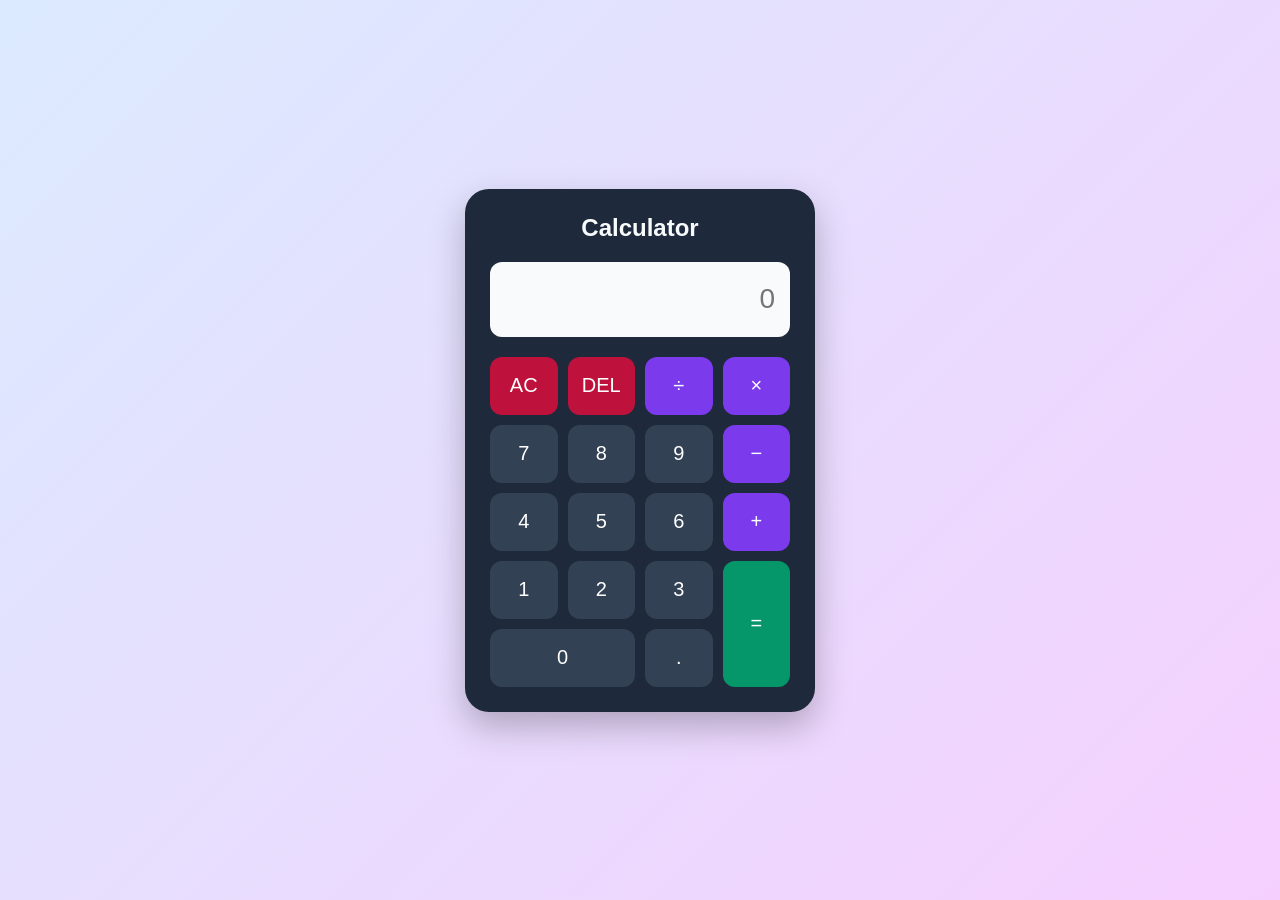
<file: CodeAlpha_Calculator/index.html>
<!DOCTYPE html>
<html lang="en">
<head>
    <meta charset="UTF-8">
    <meta name="viewport" content="width=device-width, initial-scale=1.0">
    <title>My Calculator</title>
    <link rel="stylesheet" href="style.css">
</head>
<body>

    <main class="calculator">
        <h1>Calculator</h1>

        <input
            type="text"
            id="display"
            placeholder="0"
            readonly
            aria-label="Calculator display"
        >

        <div class="buttons">
            <button data-action="clear" class="special">AC</button>
            <button data-action="delete" class="special">DEL</button>
            <button data-value="/" class="operator">÷</button>
            <button data-value="*" class="operator">×</button>

            <button data-value="7">7</button>
            <button data-value="8">8</button>
            <button data-value="9">9</button>
            <button data-value="-" class="operator">−</button>

            <button data-value="4">4</button>
            <button data-value="5">5</button>
            <button data-value="6">6</button>
            <button data-value="+" class="operator">+</button>

            <button data-value="1">1</button>
            <button data-value="2">2</button>
            <button data-value="3">3</button>
            <button data-action="calculate" class="equals">=</button>

            <button data-value="0" class="zero">0</button>
            <button data-value=".">.</button>
        </div>
    </main>

    <escape><script src="script.js"></script></escape>
</body>
</html>
</file>
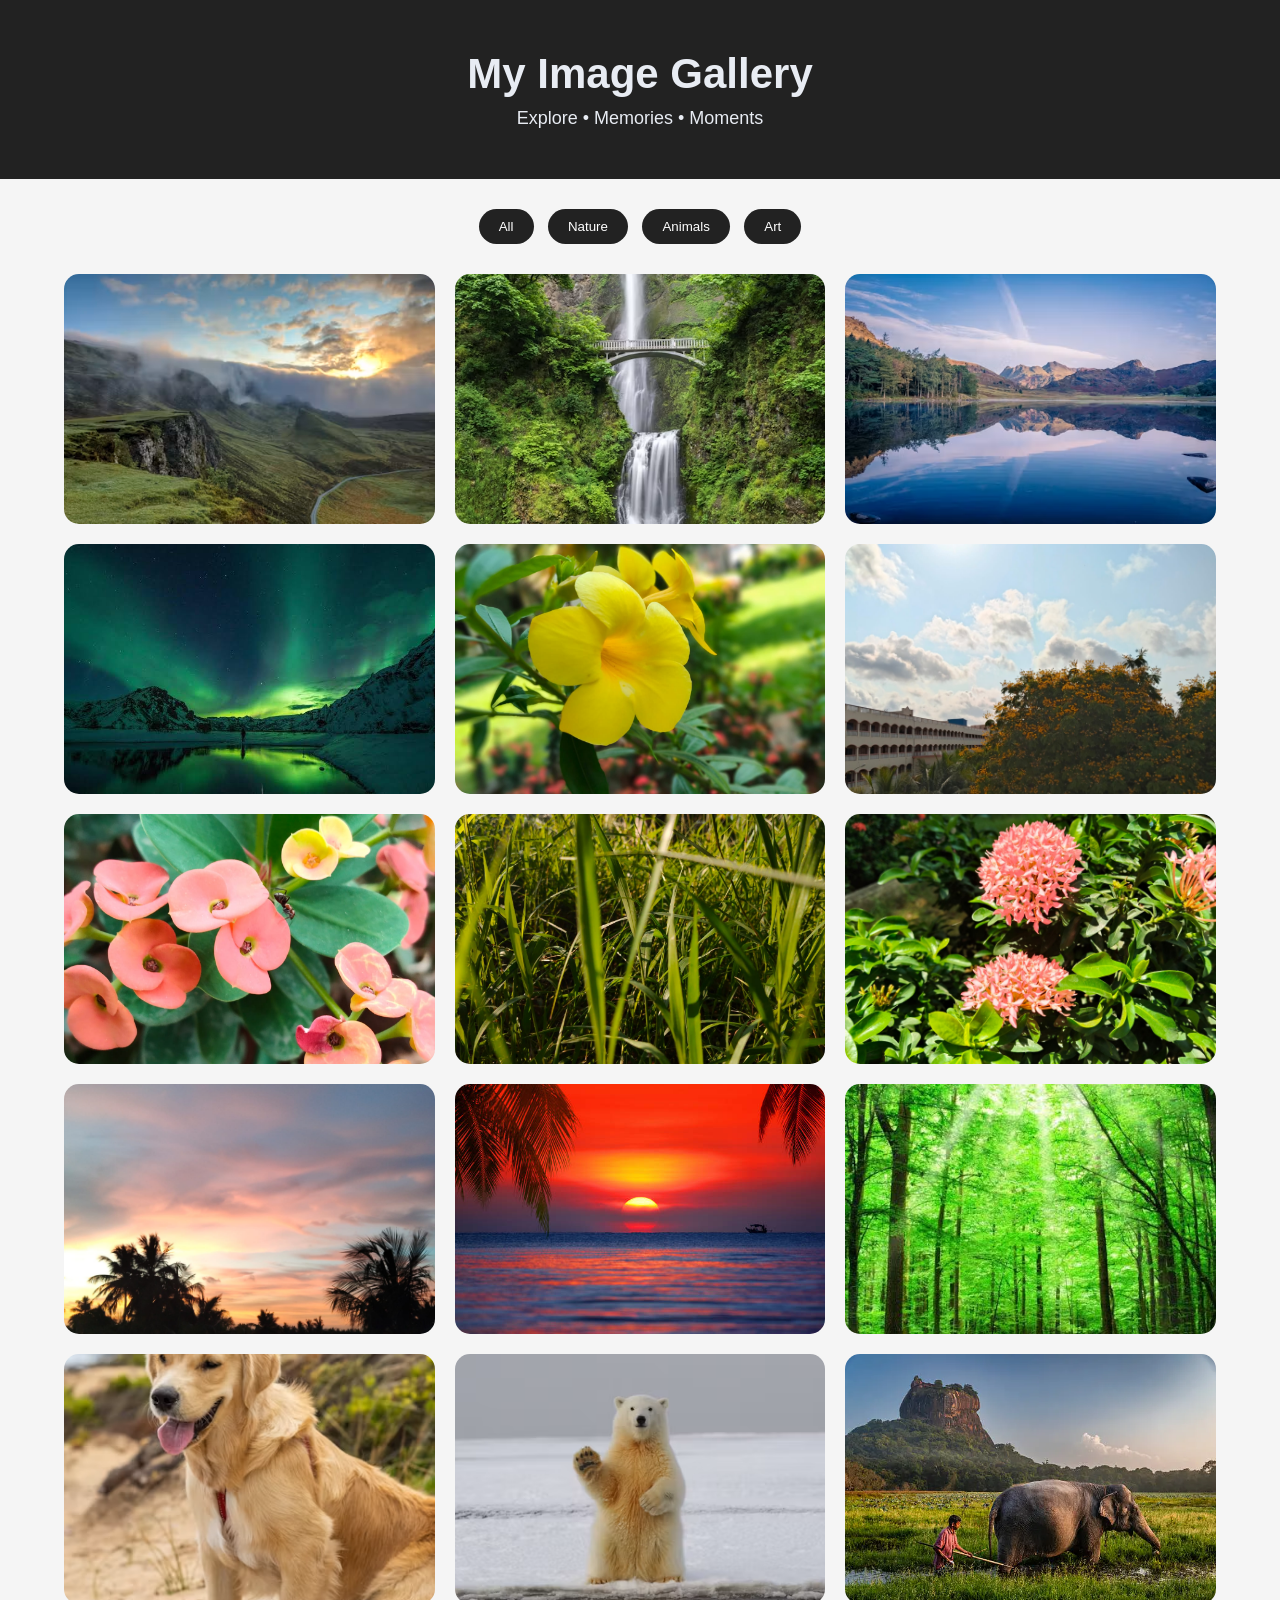
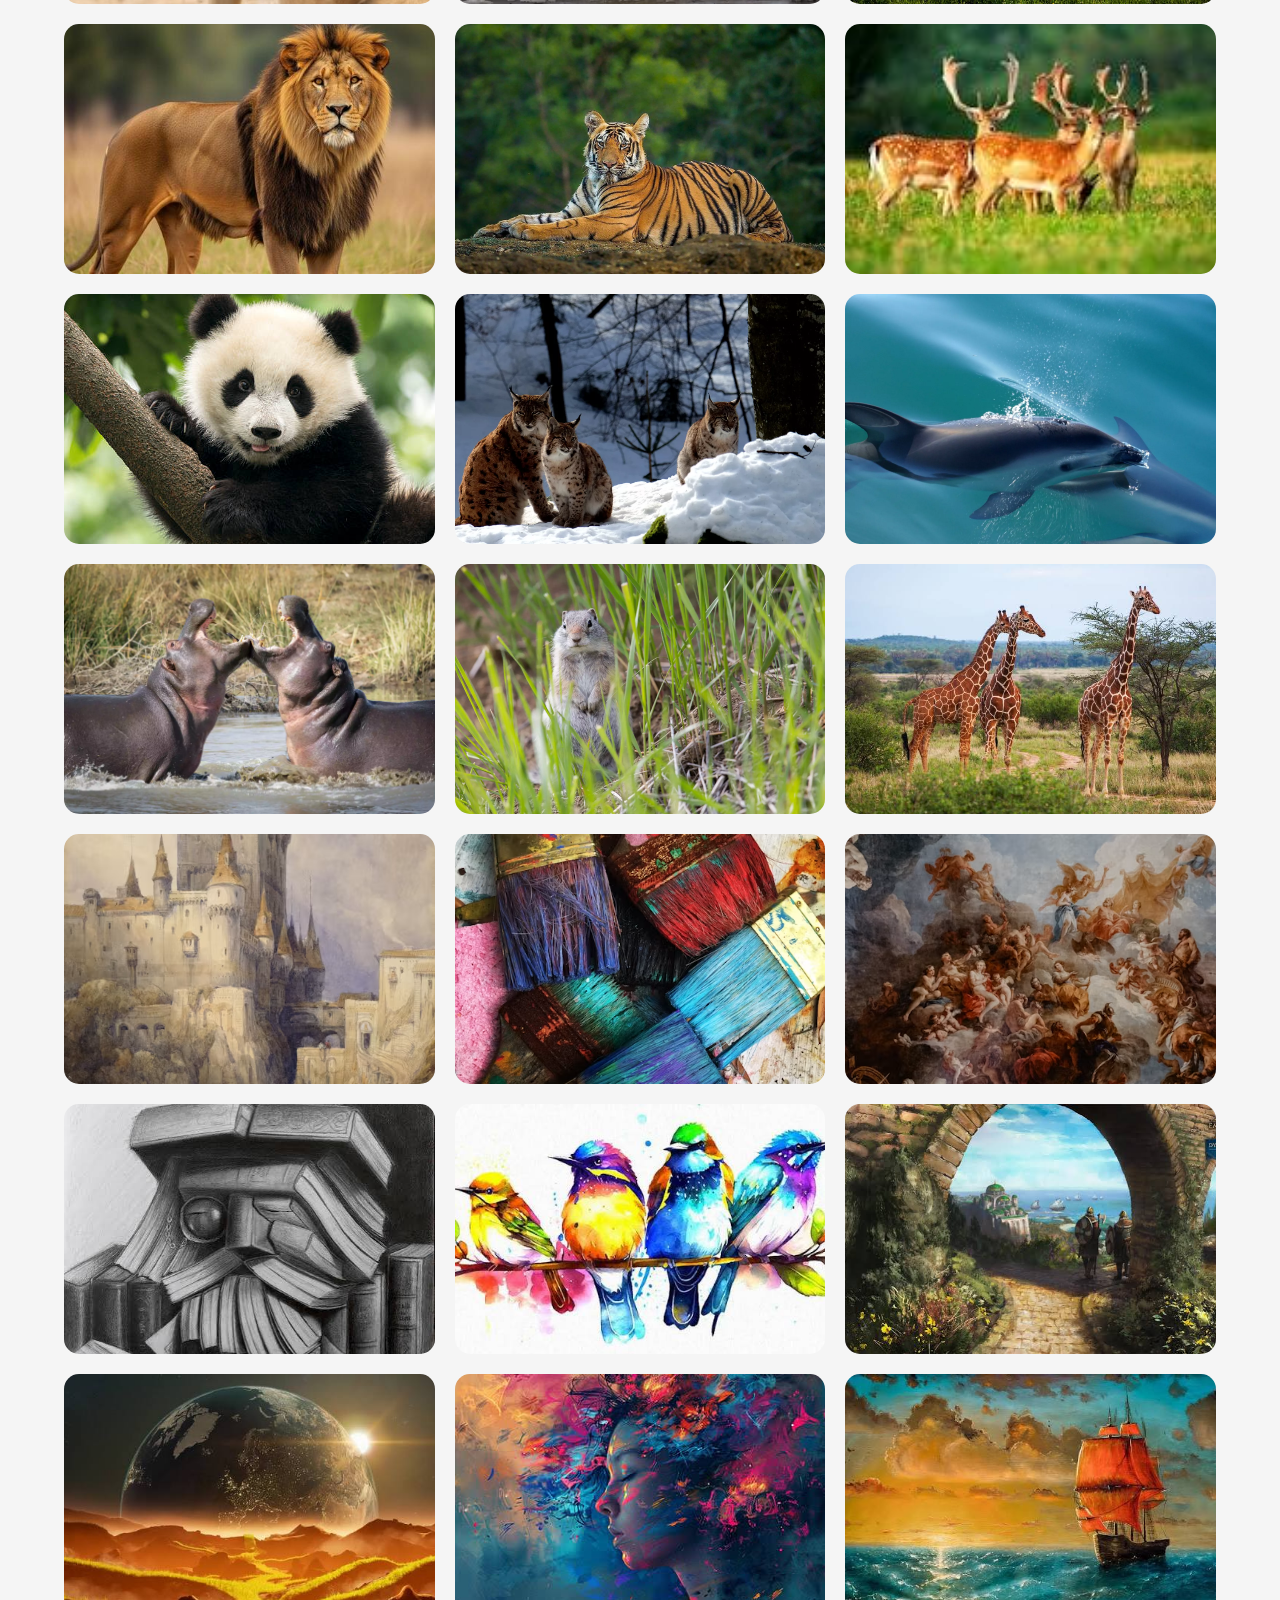
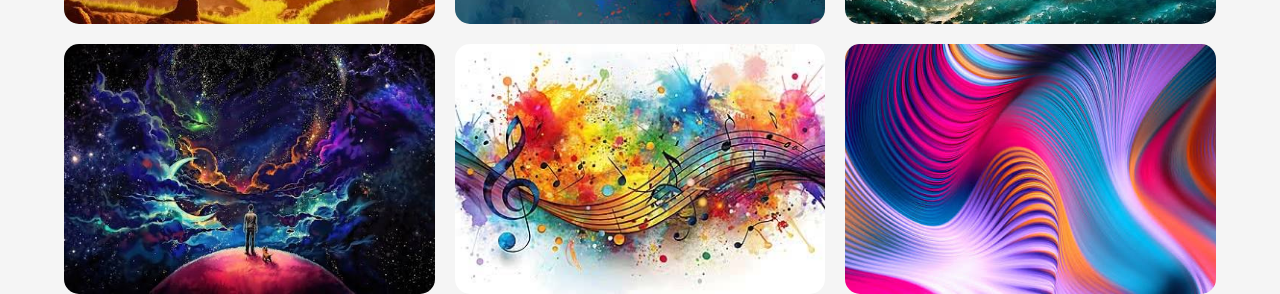
<file: CodeAlpha_ImageGallery/index.html>
<!DOCTYPE html>
<html>
<head>
    <title>My Image Gallery</title>
    <link rel="stylesheet" href="style.css">
</head>
<div class="lightbox" id="lightbox">

    <span class="close">&times;</span>

    <button class="prev">&#10094;</button>

    <img id="lightbox-img">

    <button class="next">&#10095;</button>

</div>
<body>

    <header>
        <h1>My Image Gallery</h1>
        <p>Explore • Memories • Moments</p>
    </header>
    <section class="filters">

    <button onclick="filterImages('all')">All</button>

    <button onclick="filterImages('nature')">Nature</button>

    <button onclick="filterImages('animals')">Animals</button>

    <button onclick="filterImages('art')">Art</button>

</section>

    

    <section class="gallery">

        <div class="gallery-item" data-category="nature">
            <img src="images/nature1.jpg" alt="Nature">
        </div>

        <div class="gallery-item" data-category="nature">
            <img src="images/nature2.jpg" alt="Nature">
        </div>

        <div class="gallery-item" data-category="nature">
            <img src="images/nature3.jpg" alt="Nature">
        </div>

        <div class="gallery-item" data-category="nature">
            <img src="images/nature4.jpg" alt="Nature">
        </div>

        <div class="gallery-item" data-category="nature">
            <img src="images/nature5.jpeg" alt="Nature">
        </div>

        
        <div class="gallery-item" data-category="nature">
            <img src="images/nature6.jpeg" alt="Nature">
        </div>

        <div class="gallery-item" data-category="nature">
            <img src="images/nature7.jpeg" alt="Nature">
        </div>

        <div class="gallery-item" data-category="nature">
            <img src="images/nature8.jpeg" alt="Nature">
        </div>

        <div class="gallery-item" data-category="nature">
            <img src="images/nature9.jpeg" alt="Nature">
        </div>

        <div class="gallery-item" data-category="nature">
            <img src="images/nature10.jpeg" alt="Nature">
        </div>

        <div class="gallery-item" data-category="nature">
            <img src="images/nature11.jpg" alt="Nature">
        </div>

        <div class="gallery-item" data-category="nature">
            <img src="images/nature12.jpg" alt="Nature">
        </div>



        <div class="gallery-item" data-category="animals">
            <img src="images/animal1.jpg" alt="Animal">
        </div>

        <div class="gallery-item" data-category="animals">
            <img src="images/animal2.jpg" alt="Animal">
        </div>

        <div class="gallery-item" data-category="animals">
            <img src="images/animal3.jpg" alt="Animal">
        </div>

        <div class="gallery-item" data-category="animals">
            <img src="images/animal4.jpg" alt="Animal">
        </div>

        <div class="gallery-item" data-category="animals">
            <img src="images/animal5.jpg" alt="Animal">
        </div>

        <div class="gallery-item" data-category="animals">
            <img src="images/animal6.jpg" alt="Animal">
        </div>

        <div class="gallery-item" data-category="animals">
            <img src="images/animal7.jpg" alt="Animal">
        </div>

        <div class="gallery-item" data-category="animals">
            <img src="images/animal8.jpg" alt="Animal">
        </div>

        <div class="gallery-item" data-category="animals">
            <img src="images/animal9.jpg" alt="Animal">
        </div>

        <div class="gallery-item" data-category="animals">
            <img src="images/animal10.jpg" alt="Animal">
        </div>

        <div class="gallery-item" data-category="animals">
            <img src="images/animal11.jpg" alt="Animal">
        </div>

        <div class="gallery-item" data-category="animals">
            <img src="images/animal12.jpg" alt="Animal">
        </div>

        <div class="gallery-item" data-category="art">
            <img src="images/art1.jpg" alt="Art">
        </div>

        <div class="gallery-item" data-category="art">
            <img src="images/art2.jpg" alt="Art">
        </div>

        <div class="gallery-item" data-category="art">
            <img src="images/art3.jpg" alt="Art">
        </div>

        <div class="gallery-item" data-category="art">
            <img src="images/art4.jpg" alt="Art">
        </div>

        <div class="gallery-item" data-category="art">
            <img src="images/art5.jpg" alt="Art">
        </div>

        <div class="gallery-item" data-category="art">
            <img src="images/art6.jpg" alt="Art">
        </div>

        <div class="gallery-item" data-category="art">
            <img src="images/art7.jpg" alt="Art">
        </div>

        <div class="gallery-item" data-category="art">
            <img src="images/art8.jpg" alt="Art">
        </div>

        <div class="gallery-item" data-category="art">
            <img src="images/art9.jpg" alt="Art">
        </div>

        <div class="gallery-item" data-category="art">
            <img src="images/art10.jpg" alt="Art">
        </div>

        <div class="gallery-item" data-category="art">
            <img src="images/art11.jpg" alt="Art">
        </div>

        <div class="gallery-item" data-category="art">
            <img src="images/art12.jpg" alt="Art">
        </div>

    </section>

    <script src="script.js"></script>

</body>
</html>
</file>
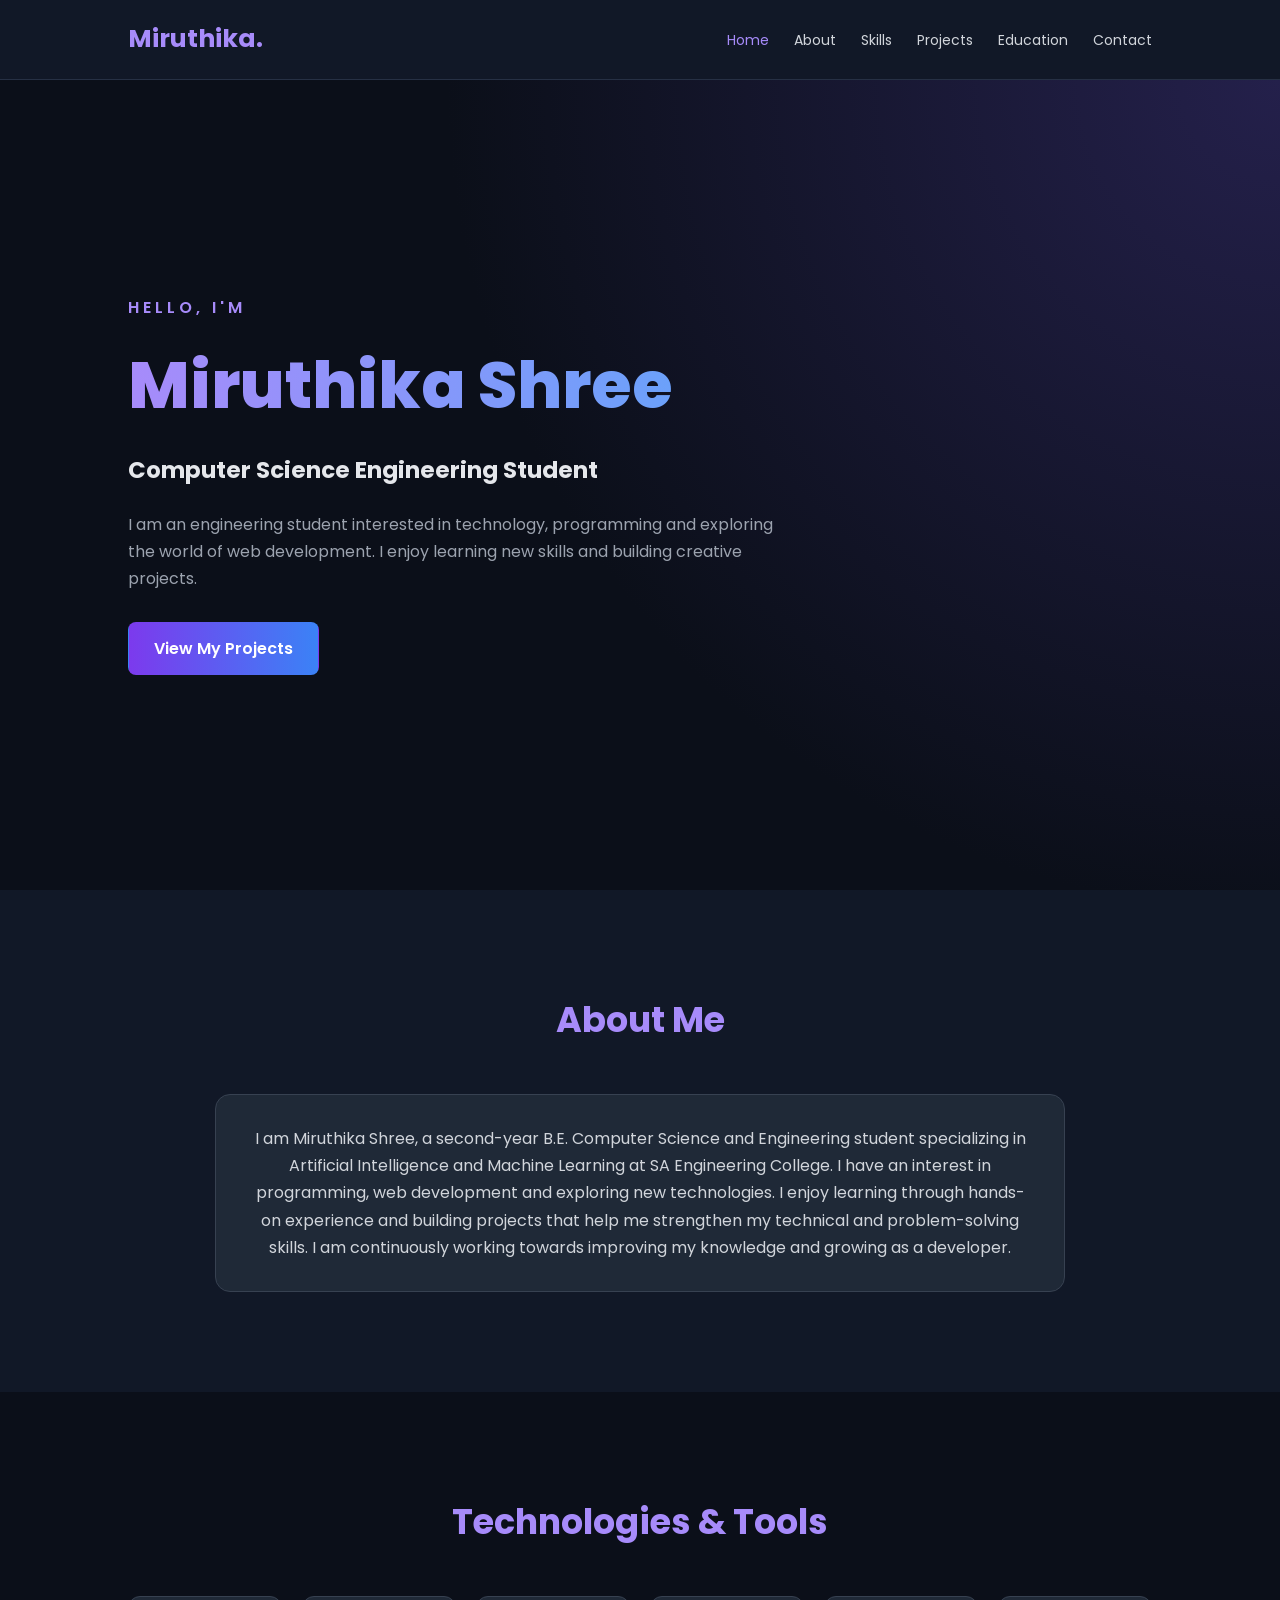
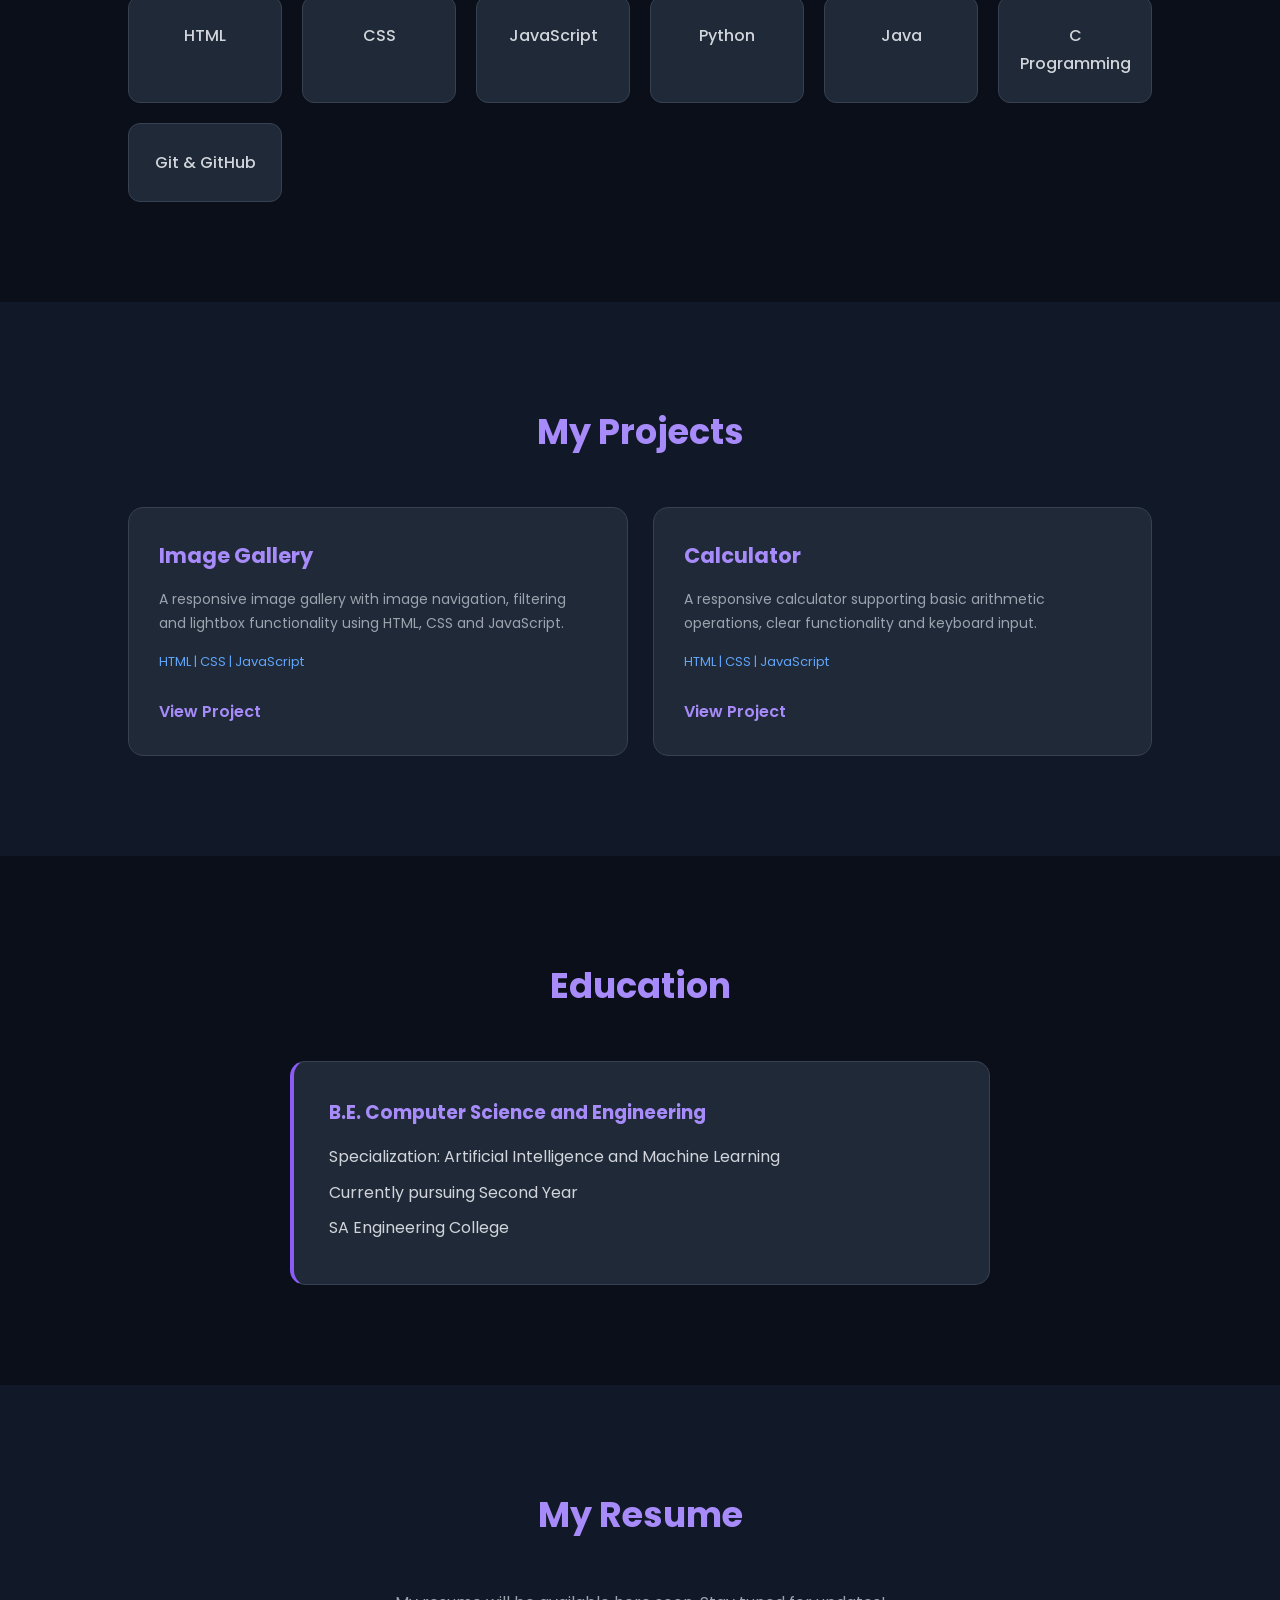
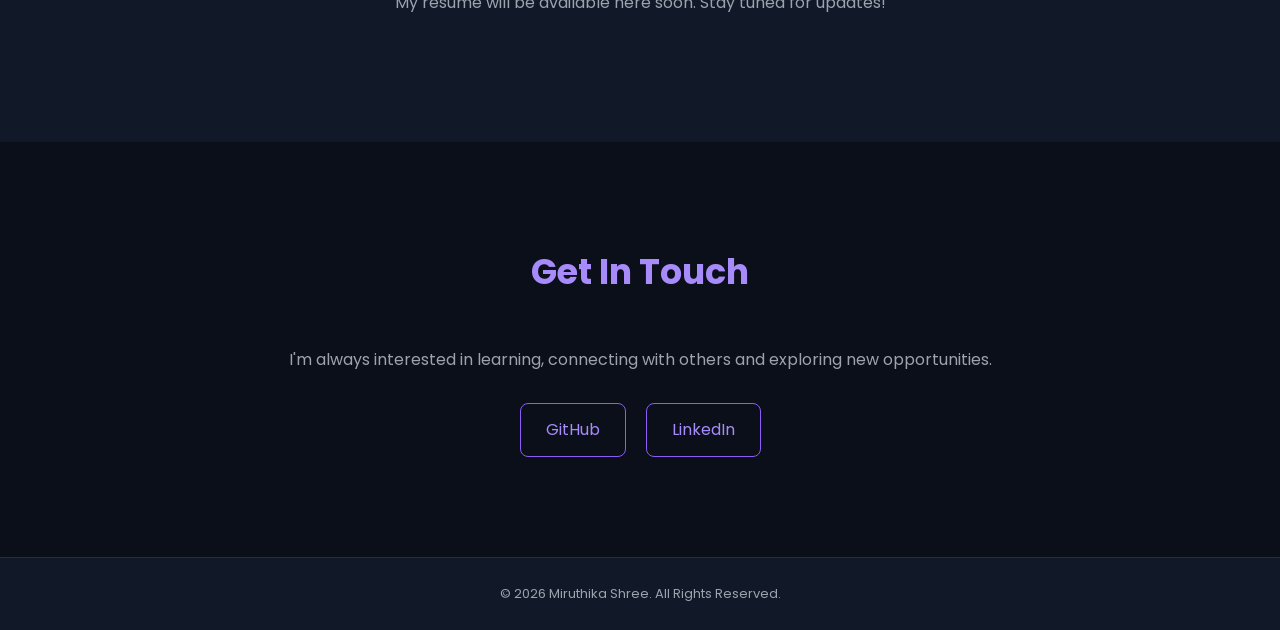
<file: CodeAlpha_Personal-Portfolio/index.html>
<!DOCTYPE html>
<html lang="en">

<head>
    <meta charset="UTF-8">
    <meta name="viewport" content="width=device-width, initial-scale=1.0">

    <title>Miruthika Shree | Portfolio</title>

    <!-- Connect CSS file -->
    <link rel="stylesheet" href="style.css">
</head>

<body>

    <!-- ================= NAVIGATION BAR ================= -->

    <header>
        <nav class="navbar">

            <a href="#home" class="logo">Miruthika.</a>

            <button class="menu-toggle" id="menuToggle" aria-label="Toggle navigation" aria-expanded="false">
    ☰
</button>


            <ul class="nav-links" id="navLinks">
                <li><a href="#home">Home</a></li>
                <li><a href="#about">About</a></li>
                <li><a href="#skills">Skills</a></li>
                <li><a href="#projects">Projects</a></li>
                <li><a href="#education">Education</a></li>
                <li><a href="#contact">Contact</a></li>
            </ul>

        </nav>
    </header>


    <!-- ================= HOME SECTION ================= -->

    <section id="home" class="home">

        <div class="home-content">

            <p class="intro">HELLO, I'M</p>

            <h1>Miruthika Shree</h1>

            <h2>Computer Science Engineering Student</h2>

            <p>
                I am an engineering student interested in technology,
                programming and exploring the world of web development.
                I enjoy learning new skills and building creative projects.
            </p>

            <div class="home-buttons">

                <a href="#projects" class="btn">View My Projects</a>

                

            </div>

        </div>

    </section>


    
<!-- ================= ABOUT SECTION ================= -->

<section id="about" class="about">

    <h2>About Me</h2>

    <div class="about-content">

        <p>
            I am Miruthika Shree, a second-year B.E. Computer
            Science and Engineering student specializing in
            Artificial Intelligence and Machine Learning at
            SA Engineering College.

            I have an interest in programming, web development
            and exploring new technologies.

            I enjoy learning through hands-on experience and
            building projects that help me strengthen my
            technical and problem-solving skills.

            I am continuously working towards improving my
            knowledge and growing as a developer.
        </p>

    </div>

</section>



   
<!-- ================= SKILLS SECTION ================= -->

<section id="skills" class="skills">

    <h2>Technologies & Tools</h2>

    <div class="skills-container">

        <div class="skill-card">HTML</div>

        <div class="skill-card">CSS</div>

        <div class="skill-card">JavaScript</div>

        <div class="skill-card">Python</div>

        <div class="skill-card">Java</div>

        <div class="skill-card">C Programming</div>

        <div class="skill-card">Git & GitHub</div>

    </div>

</section>



    <!-- ================= PROJECTS SECTION ================= -->

    <section id="projects" class="projects">

        <h2>My Projects</h2>

        
<div class="projects-container">

    <!-- Project 1 -->

    <div class="project-card">

        <h3>Image Gallery</h3>

        <p>
            A responsive image gallery with image navigation,
            filtering and lightbox functionality using
            HTML, CSS and JavaScript.
        </p>

        <p class="tech">HTML | CSS | JavaScript</p>

        <a href="https://miruthikashree.github.io/CodeAlpha_ImageGallery/"
           target="_blank">
            View Project
        </a>

    </div>


    <!-- Project 2 -->

    <div class="project-card">

        <h3>Calculator</h3>

        <p>
            A responsive calculator supporting basic
            arithmetic operations, clear functionality
            and keyboard input.
        </p>

        <p class="tech">HTML | CSS | JavaScript</p>

        <a href="https://miruthikashree.github.io/CodeAlpha_Calculator/"
        target="_blank">
            View Project
        </a>

    </div>

</div>

    </section>


    <!-- ================= EDUCATION SECTION ================= -->

    <section id="education" class="education">

        <h2>Education</h2>

        <div class="education-card">

            <h3>B.E. Computer Science and Engineering</h3>

            <p>Specialization: Artificial Intelligence and Machine Learning</p>

            <p>Currently pursuing Second Year</p>

            <p>SA Engineering College</p>

        </div>

    </section>



<!-- ================= RESUME SECTION ================= -->

<section id="resume" class="resume">

    <h2>My Resume</h2>

    <p>
        My resume will be available here soon.
        Stay tuned for updates!
    </p>

</section>


    


<!-- ================= CONTACT SECTION ================= -->

<section id="contact" class="contact">

    <h2>Get In Touch</h2>

    <p>
        I'm always interested in learning, connecting
        with others and exploring new opportunities.
    </p>

    <div class="contact-links">

        

        <a href="https://github.com/miruthikashree"
           target="_blank" rel="noopener noreferrer">
            GitHub
        </a>

        <a href="https://www.linkedin.com/in/miruthika-shree-805b14410/"
           target="_blank" rel="noopener noreferrer">
            LinkedIn
        </a>

    </div>

</section>



    <!-- ================= FOOTER ================= -->

    <footer>

        <p>© 2026 Miruthika Shree. All Rights Reserved.</p>

    </footer>


    <!-- Connect JavaScript file -->
    <script src="script.js"></script>

</body>
</html>
</file>
<file: CodeAlpha_Calculator/style.css>
/* 1. Reset default spacing */
* {
    margin: 0;
    padding: 0;
    box-sizing: border-box;
}

/* 2. Style the webpage */
body {
    min-height: 100vh;
    display: flex;
    justify-content: center;
    align-items: center;
    font-family: Arial, sans-serif;
    background: linear-gradient(135deg, #dbeafe, #f5d0fe);
    padding: 20px;
}

/* 3. Calculator container */
.calculator {
    width: 100%;
    max-width: 350px;
    padding: 25px;
    background: #1e293b;
    border-radius: 24px;
    box-shadow: 0 15px 35px rgba(0, 0, 0, 0.25);
}

/* 4. Calculator heading */
.calculator h1 {
    text-align: center;
    color: #f8fafc;
    font-size: 24px;
    margin-bottom: 20px;
}

/* 5. Display screen */
#display {
    width: 100%;
    height: 75px;
    margin-bottom: 20px;
    padding: 15px;
    border: none;
    border-radius: 12px;
    background: #f8fafc;
    color: #0f172a;
    font-size: 28px;
    text-align: right;
}

/* 6. Button grid */
.buttons {
    display: grid;
    grid-template-columns: repeat(4, minmax(0, 1fr));
    gap: 10px;
}

/* 7. Common button design */
.buttons button {
    min-width: 0;
    height: 58px;
    border: none;
    border-radius: 12px;
    background: #334155;
    color: white;
    font-size: 20px;
    cursor: pointer;
    transition: background 0.2s, transform 0.2s;
}

/* 8. Hover effect */
.buttons button:hover {
    background: #475569;
    transform: translateY(-2px);
}

/* 9. Arithmetic operators */
.buttons .operator {
    background: #7c3aed;
}

.buttons .operator:hover {
    background: #6d28d9;
}

/* 10. Clear and delete */
.buttons .special {
    background: #be123c;
}

.buttons .special:hover {
    background: #9f1239;
}

/* 11. Equals button */
.buttons .equals {
    background: #059669;
    grid-row: span 2;
    height: auto;
}

.buttons .equals:hover {
    background: #047857;
}

/* 12. Make zero wider */
.buttons .zero {
    grid-column: span 2;
}

/* 13. Keyboard focus */
.buttons button:focus-visible {
    outline: 3px solid #facc15;
    outline-offset: 2px;
}

/* 14. Small-screen adjustment */
@media (max-width: 380px) {
    .calculator {
        padding: 16px;
    }

    .buttons {
        gap: 7px;
    }

    .buttons button {
        height: 52px;
        font-size: 18px;
    }
}
</file>
<file: CodeAlpha_ImageGallery/style.css>
* {
    box-sizing: border-box;
    margin: 0;
    padding: 0;
}

body {
    font-family: Arial, sans-serif;
    background: #f5f5f5;
    color: hsl(252, 29%, 73%);
}
header {
    text-align: center;
    padding: 50px 20px;
    background: #222;
    color: rgb(232, 236, 243);
}

header h1 {
    font-size: 42px;
    margin-bottom: 10px;
}

header p {
    font-size: 18px;
}
.filters {
    text-align: center;
    padding: 25px;
}

.filters button {
    padding: 10px 20px;
    margin: 5px;
    border: none;
    border-radius: 20px;
    cursor: pointer;
    background: #222;
    color: white;
    transition: 0.3s;
}

.filters button:hover {
    transform: scale(1.05);
    background: #555;
}
.gallery {
    width: 90%;
    max-width: 1200px;
    margin: auto;

    display: grid;
    grid-template-columns: repeat(3, 1fr);
    gap: 20px;
}
.gallery-item {
    overflow: hidden;
    border-radius: 15px;
    cursor: pointer;
}

.gallery-item img {
    width: 100%;
    height: 250px;
    object-fit: cover;

    display: block;

    transition: transform 0.4s ease;
}
.gallery-item:hover img {
    transform: scale(1.08);
}
@media (max-width: 768px) {

    .gallery {
        grid-template-columns: repeat(2, 1fr);
    }

}
@media (max-width: 480px) {

    .gallery {
        grid-template-columns: 1fr;
    }

    header h1 {
        font-size: 30px;
    }

}
.lightbox {
    display: none;

    position: fixed;
    top: 0;
    left: 0;

    width: 100%;
    height: 100%;

    background: rgba(0, 0, 0, 0.9);

    justify-content: center;
    align-items: center;

    z-index: 1000;
}

.lightbox img {
    max-width: 80%;
    max-height: 80%;
    border-radius: 10px;
}

.close {
    position: absolute;
    top: 20px;
    right: 35px;

    color: white;
    font-size: 40px;
    cursor: pointer;
}

.prev,
.next {
    position: absolute;

    top: 50%;

    transform: translateY(-50%);

    background: none;
    border: none;

    color: white;
    font-size: 45px;

    cursor: pointer;
}

.prev {
    left: 30px;
}

.next {
    right: 30px;
}
</file>
<file: CodeAlpha_Personal-Portfolio/style.css>
/* =====================================
   1. GOOGLE FONT
===================================== */

@import url('https://fonts.googleapis.com/css2?family=Poppins:wght@300;400;500;600;700;800&display=swap');


/* =====================================
   2. GLOBAL STYLING
===================================== */

* {
    margin: 0;
    padding: 0;
    box-sizing: border-box;
    scroll-behavior: smooth;
}

body {
    font-family: 'Poppins', sans-serif;
    background-color: #0b0f19;
    color: #ffffff;
    line-height: 1.7;
}

html {
    scroll-behavior: smooth;
}

section {
    padding: 100px 10%;
    scroll-margin-top: 75px;
}

h2 {
    font-size: 35px;
    text-align: center;
    margin-bottom: 45px;
    color: #a78bfa;
}


/* =====================================
   3. NAVIGATION BAR
===================================== */

header {
    width: 100%;
    background-color: #111827;
    position: sticky;
    top: 0;
    z-index: 1000;
    border-bottom: 1px solid #263044;
}

.navbar {
    display: flex;
    justify-content: space-between;
    align-items: center;
    padding: 18px 10%;
}

.logo {
    font-size: 25px;
    font-weight: 700;
    color: #a78bfa;
    text-decoration: none;
}

.nav-links {
    display: flex;
    list-style: none;
    gap: 25px;
}

.nav-links a {
    color: #d1d5db;
    text-decoration: none;
    font-size: 14px;
    transition: 0.3s;
}

.nav-links a:hover {
    color: #a78bfa;
}


/* =====================================
   4. HOME SECTION
===================================== */

.home {
    min-height: 90vh;
    display: flex;
    align-items: center;
    background: radial-gradient(
        circle at top right,
        #24204b,
        #0b0f19 55%
    );
}

.home-content {
    max-width: 750px;
}

.intro {
    color: #a78bfa;
    font-size: 16px;
    letter-spacing: 4px;
    font-weight: 600;
}

.home h1 {
    font-size: clamp(40px, 7vw, 65px);
    font-weight: 800;
    margin: 10px 0;
    background: linear-gradient(
        90deg,
        #a78bfa,
        #60a5fa
    );
    -webkit-background-clip: text;
    background-clip: text;
    color: transparent;
}

.home h2 {
    text-align: left;
    font-size: 23px;
    color: #e5e7eb;
    margin-bottom: 20px;
}

.home-content > p:not(.intro) {
    color: #9ca3af;
    font-size: 16px;
    max-width: 650px;
}

.home-buttons {
    display: flex;
    gap: 18px;
    margin-top: 30px;
    flex-wrap: wrap;
}


/* =====================================
   5. BUTTONS
===================================== */

.btn {
    display: inline-block;
    padding: 12px 25px;
    background: linear-gradient(90deg, #7c3aed, #3b82f6);
    color: white;
    text-decoration: none;
    border-radius: 8px;
    font-weight: 600;
    transition: 0.3s;
    border: 1px solid transparent;
}

.btn:hover {
    transform: translateY(-5px);
    box-shadow: 0 8px 25px rgba(124, 58, 237, 0.4);
}

.btn-outline {
    background: transparent;
    border: 1px solid #a78bfa;
    color: #a78bfa;
}


/* =====================================
   6. ABOUT SECTION
===================================== */

.about {
    background-color: #111827;
}

.about-content {
    max-width: 850px;
    margin: auto;
    padding: 30px;
    background-color: #1f2937;
    border-radius: 15px;
    border: 1px solid #374151;
}

.about-content p {
    color: #d1d5db;
    text-align: center;
    font-size: 16px;
}


/* =====================================
   7. SKILLS SECTION
===================================== */

.skills-container {
    display: grid;
    grid-template-columns: repeat(auto-fit, minmax(150px, 1fr));
    gap: 20px;
}

.skill-card {
    background-color: #1f2937;
    padding: 25px 15px;
    text-align: center;
    border-radius: 12px;
    border: 1px solid #374151;
    font-weight: 500;
    color: #d1d5db;
    transition: 0.3s;
}

.skill-card:hover {
    transform: translateY(-8px);
    border-color: #a78bfa;
    color: #a78bfa;
    box-shadow: 0 8px 25px rgba(124, 58, 237, 0.2);
}


/* =====================================
   8. PROJECTS SECTION
===================================== */

.projects {
    background-color: #111827;
}

.projects-container {
    display: grid;
    grid-template-columns: repeat(auto-fit, minmax(250px, 1fr));
    gap: 25px;
}

.project-card {
    background-color: #1f2937;
    padding: 30px;
    border-radius: 15px;
    border: 1px solid #374151;
    transition: 0.3s;
}

.project-card:hover {
    transform: translateY(-10px);
    border-color: #8b5cf6;
    box-shadow: 0 10px 30px rgba(139, 92, 246, 0.2);
}

.project-card h3 {
    color: #a78bfa;
    font-size: 21px;
    margin-bottom: 15px;
}

.project-card p {
    color: #9ca3af;
    font-size: 14px;
    margin-bottom: 15px;
}

.project-card .tech {
    color: #60a5fa;
    font-size: 13px;
}

.project-card a {
    display: inline-block;
    color: #a78bfa;
    text-decoration: none;
    font-weight: 600;
    margin-top: 10px;
    transition: 0.3s;
}

.project-card a:hover {
    color: #60a5fa;
}


/* =====================================
   9. EDUCATION SECTION
===================================== */

.education-card {
    max-width: 700px;
    margin: auto;
    background-color: #1f2937;
    padding: 35px;
    border-radius: 15px;
    border-left: 4px solid #8b5cf6;
    border-top: 1px solid #374151;
    border-right: 1px solid #374151;
    border-bottom: 1px solid #374151;
}

.education-card h3 {
    color: #a78bfa;
    margin-bottom: 15px;
}

.education-card p {
    color: #d1d5db;
    margin: 8px 0;
}


/* =====================================
   10. RESUME SECTION
===================================== */

.resume {
    background-color: #111827;
    text-align: center;
}

.resume p {
    color: #9ca3af;
    margin-bottom: 25px;
}


/* =====================================
   11. CONTACT SECTION
===================================== */

.contact {
    text-align: center;
}

.contact > p {
    color: #9ca3af;
    margin-bottom: 30px;
}

.contact-links {
    display: flex;
    justify-content: center;
    gap: 20px;
    flex-wrap: wrap;
}

.contact-links a {
    text-decoration: none;
    color: #a78bfa;
    padding: 12px 25px;
    border: 1px solid #8b5cf6;
    border-radius: 8px;
    transition: 0.3s;
}

.contact-links a:hover {
    background-color: #8b5cf6;
    color: white;
    transform: translateY(-5px);
}


/* =====================================
   12. FOOTER
===================================== */

footer {
    background-color: #111827;
    text-align: center;
    padding: 25px;
    border-top: 1px solid #263044;
}

footer p {
    color: #9ca3af;
    font-size: 13px;
}


/* =====================================
   13. RESPONSIVE DESIGN
===================================== */

@media (max-width: 768px) {

    section {
        padding: 75px 6%;
    }

    .navbar {
        flex-direction: column;
        gap: 15px;
        padding: 15px 5%;
    }

    .nav-links {
        justify-content: center;
        flex-wrap: wrap;
        gap: 12px 18px;
    }

    .nav-links a {
        font-size: 12px;
    }

    .home {
        min-height: 80vh;
    }

    .home h1 {
        font-size: 42px;
    }

    .home h2 {
        font-size: 19px;
    }

    h2 {
        font-size: 28px;
    }

    .about-content {
        padding: 22px;
    }

    .projects-container {
        grid-template-columns: 1fr;
    }

}



/* ==================================
   JAVASCRIPT INTERACTIONS
================================== */

/* Mobile menu button */

.menu-toggle {
    display: none;
    background: transparent;
    color: #a78bfa;
    border: none;
    font-size: 28px;
    cursor: pointer;
}


/* Active navigation link */

.nav-links a.active-link {
    color: #a78bfa;
}


/* Scroll reveal animation */

.reveal {
    opacity: 0;
    transform: translateY(30px);
    transition: opacity 0.7s ease, transform 0.7s ease;
}

.reveal.show {
    opacity: 1;
    transform: translateY(0);
}


/* Mobile navigation */

@media (max-width: 768px) {

    .navbar {
        position: relative;
    }

    .menu-toggle {
        display: block;
        position: absolute;
        right: 6%;
        top: 12px;
    }

    .navbar {
        align-items: flex-start;
    }

    .nav-links {
        display: none;
        flex-direction: column;
        width: 100%;
        padding: 15px 0;
    }

    .nav-links.active {
        display: flex;
    }

}
</file>
